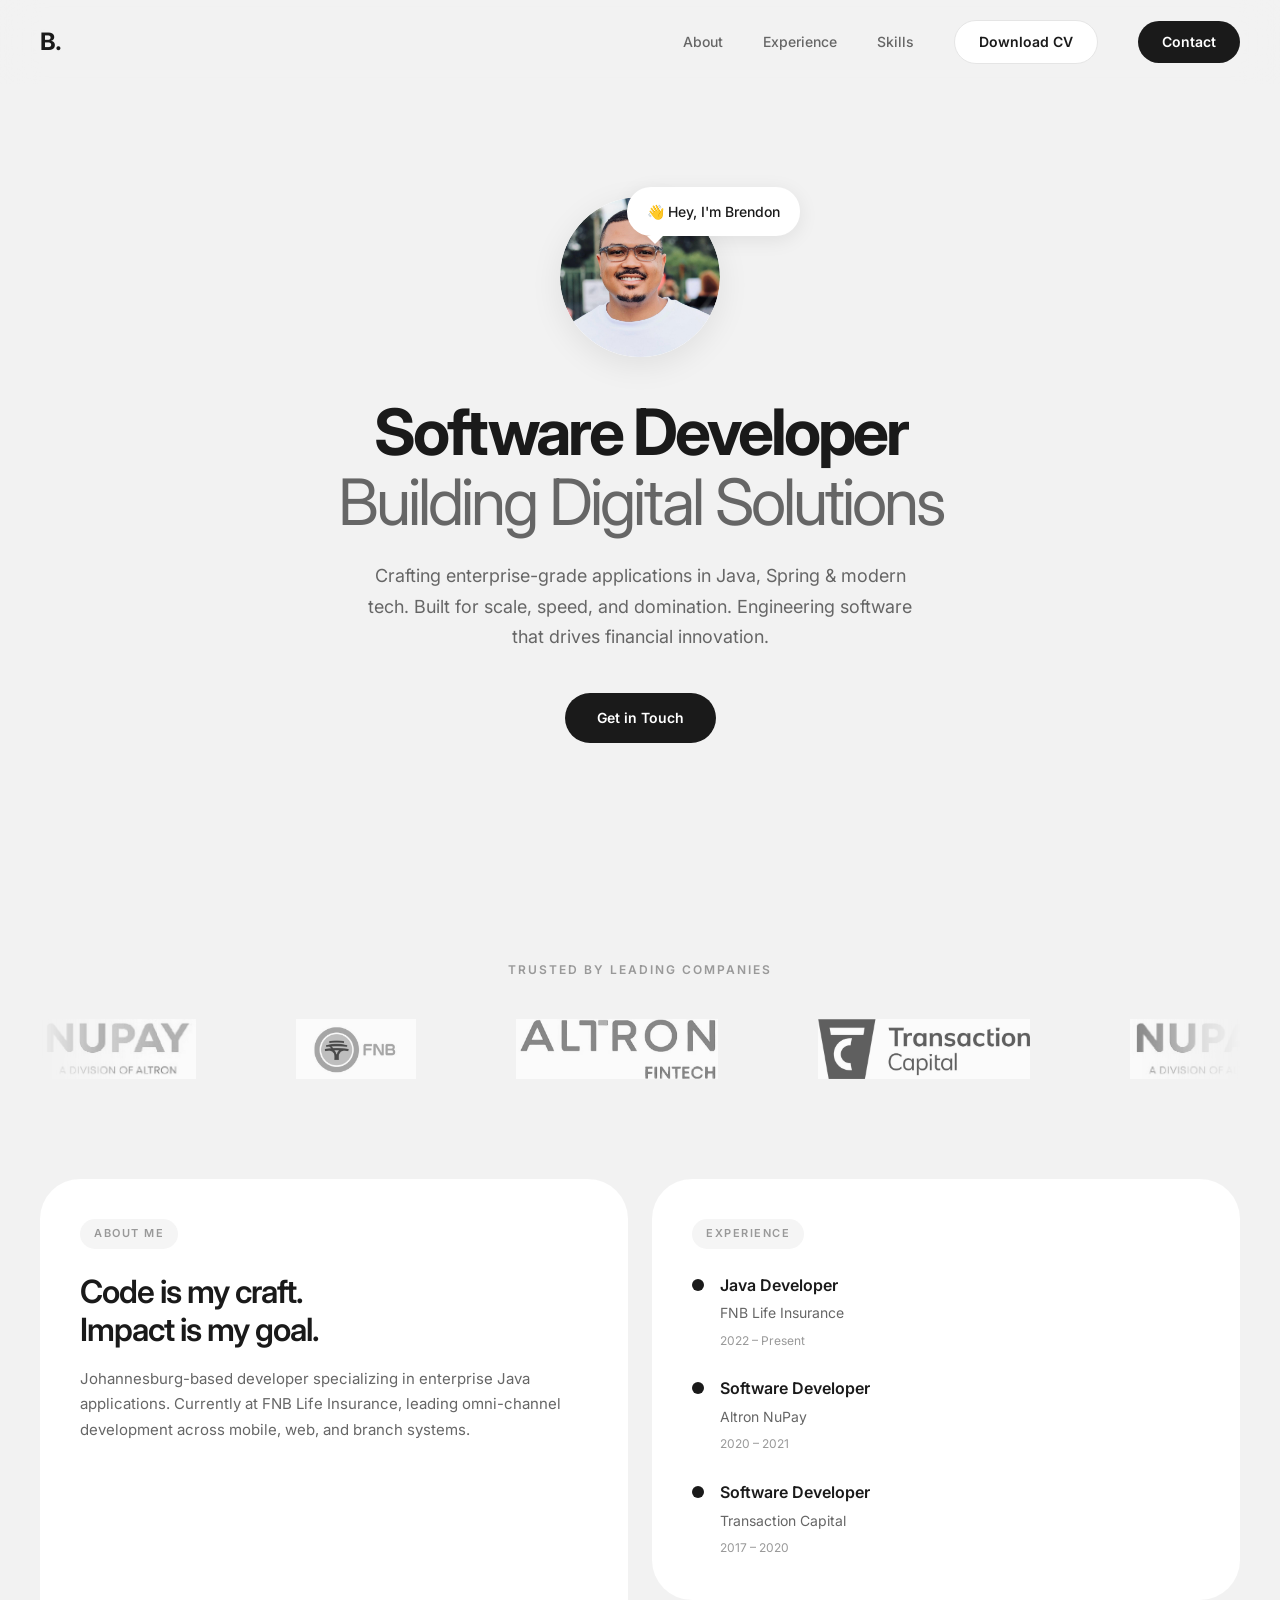
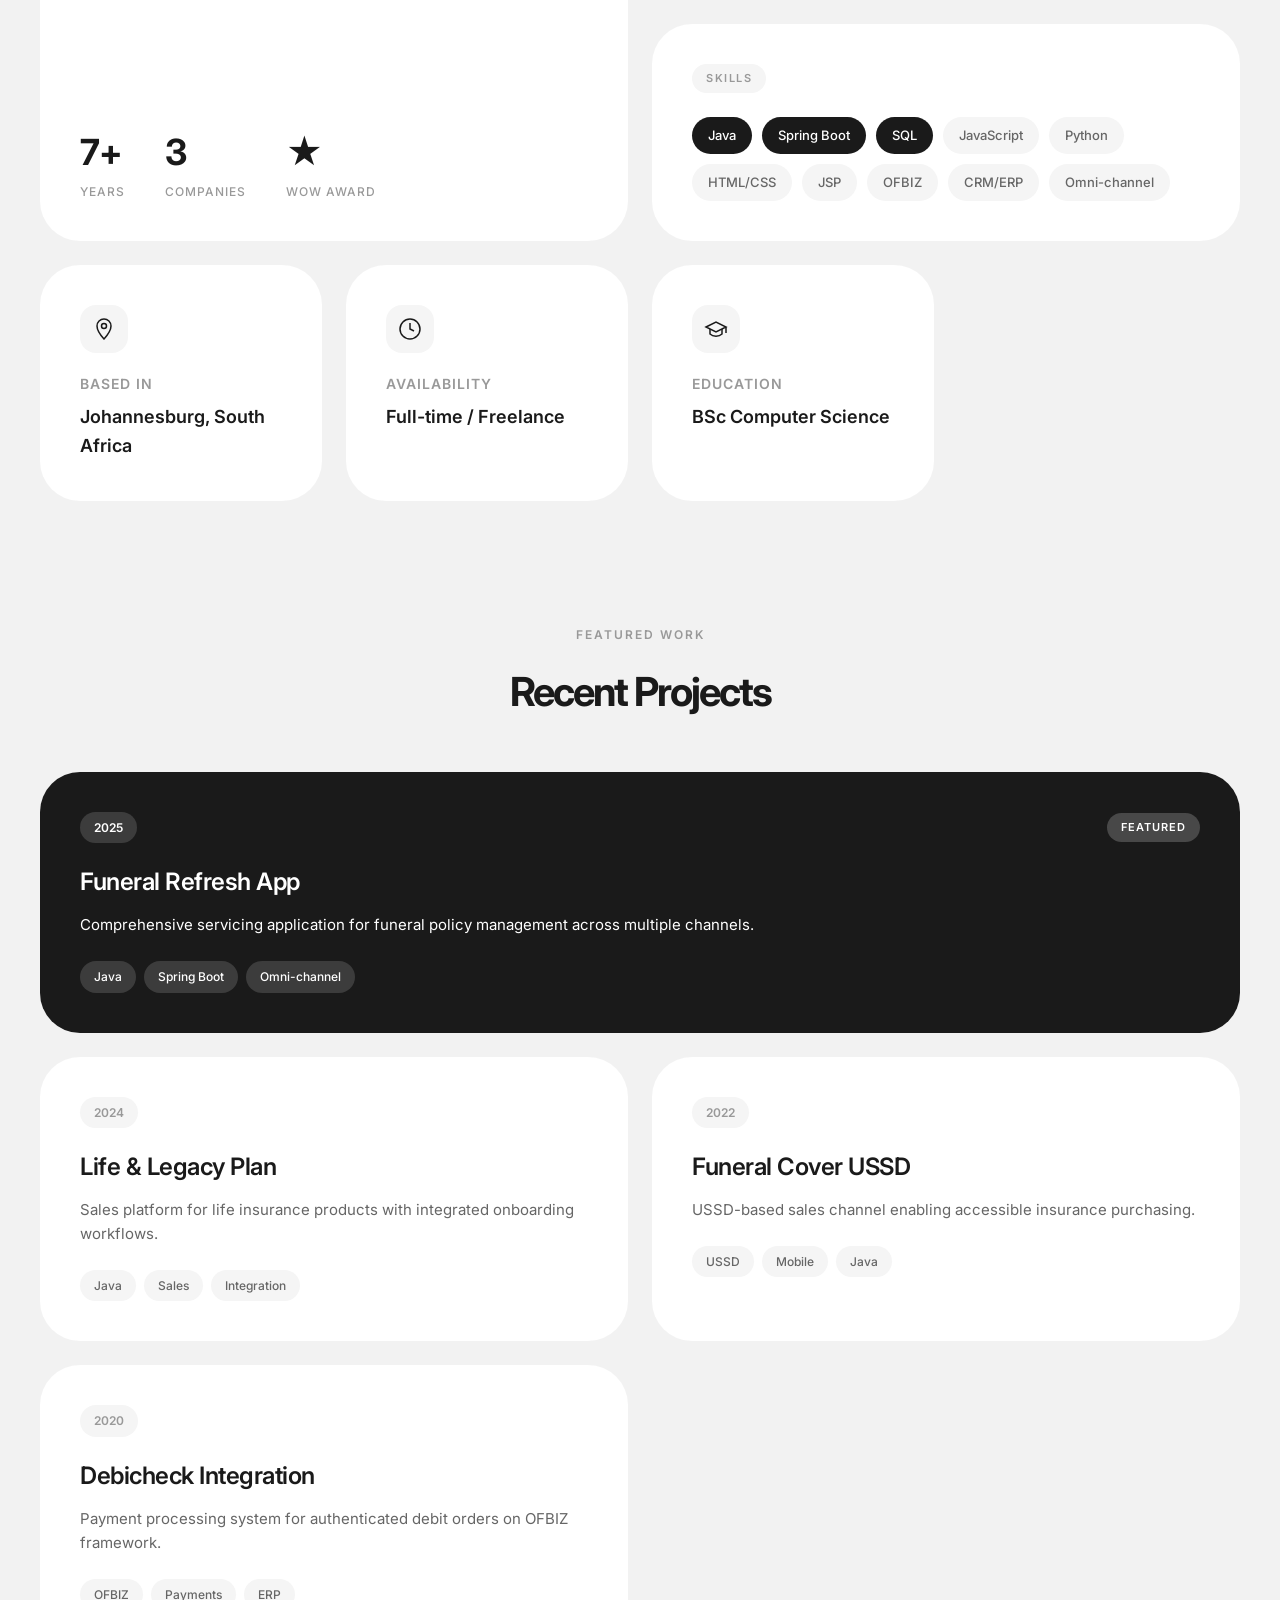
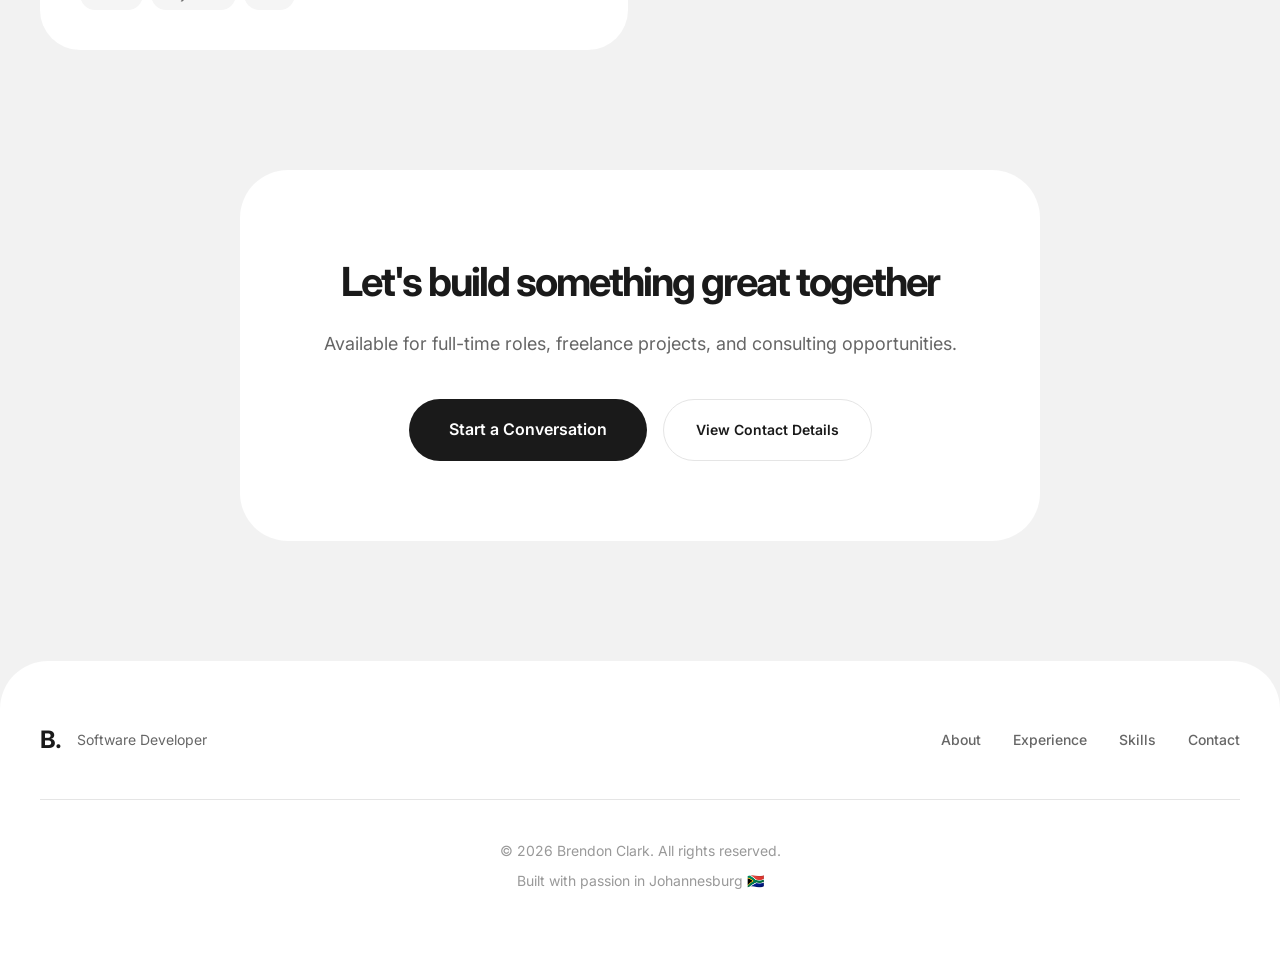
<file: index.html>
<!DOCTYPE html>
<html lang="en">
<head>
    <meta charset="UTF-8">
    <meta name="viewport" content="width=device-width, initial-scale=1.0">
    <title>Brendon Clark | Software Developer</title>
    <link rel="stylesheet" href="styles.css">
    <link rel="preconnect" href="https://fonts.googleapis.com">
    <link rel="preconnect" href="https://fonts.gstatic.com" crossorigin>
    <link href="https://fonts.googleapis.com/css2?family=Inter:wght@300;400;500;600;700&display=swap" rel="stylesheet">
</head>
<body>
    <!-- Navigation -->
    <nav class="nav">
        <div class="nav-container">
            <a href="index.html" class="logo">B.</a>
            <div class="nav-links">
                <a href="about.html">About</a>
                <a href="index.html#experience">Experience</a>
                <a href="index.html#skills">Skills</a>
                <a href="Brendon_Clark_CV.pdf" download class="nav-download">Download CV</a>
                <a href="contact.html" class="nav-cta">Contact</a>
            </div>
            <button class="mobile-menu-btn" onclick="toggleMobileMenu()" aria-label="Menu">
                <svg class="menu-icon" width="24" height="24" viewBox="0 0 24 24" fill="none" stroke="currentColor" stroke-width="1.5">
                    <line x1="4" y1="6" x2="20" y2="6"></line>
                    <line x1="4" y1="12" x2="20" y2="12"></line>
                    <line x1="4" y1="18" x2="20" y2="18"></line>
                </svg>
                <svg class="close-icon" width="24" height="24" viewBox="0 0 24 24" fill="none" stroke="currentColor" stroke-width="1.5">
                    <line x1="18" y1="6" x2="6" y2="18"></line>
                    <line x1="6" y1="6" x2="18" y2="18"></line>
                </svg>
            </button>
        </div>
        <!-- Mobile Menu -->
        <div class="mobile-menu" id="mobileMenu">
            <a href="about.html">About</a>
            <a href="index.html#experience">Experience</a>
            <a href="index.html#skills">Skills</a>
            <a href="Brendon_Clark_CV.pdf" download>Download CV</a>
            <a href="contact.html" class="mobile-cta">Contact</a>
        </div>
    </nav>

    <!-- Hero Section -->
    <section class="hero">
        <div class="hero-avatar-container">
            <div class="hero-avatar">
                <img src="profile.jpg" alt="Brendon Clark" class="avatar-image">
            </div>
            <div class="speech-bubble">
                <span class="bubble-text">👋 Hey, I'm Brendon</span>
            </div>
        </div>
        
        <h1 class="hero-title">
            Software Developer<br>
            <span class="hero-accent">Building Digital Solutions</span>
        </h1>
        
        <p class="hero-subtitle">
            Crafting enterprise-grade applications in Java, Spring & modern tech. Built for scale, speed, and domination. Engineering software that drives financial innovation.
        </p>
        
        <div class="hero-actions">
            <a href="contact.html" class="btn btn-primary">Get in Touch</a>
        </div>
    </section>

    <!-- Trusted By / Logo Marquee -->
    <section class="trusted-by">
        <div class="trusted-container">
            <span class="trusted-label">Trusted by leading companies</span>
            <div class="logo-marquee">
                <div class="logo-track">
                    <img src="logo-fnb.png" alt="FNB" class="marquee-logo">
                    <img src="logo-altron.png" alt="Altron" class="marquee-logo">
                    <img src="logo-tc.png" alt="Transaction Capital" class="marquee-logo">
                    <img src="logo-nupay.png" alt="NuPay" class="marquee-logo">
                    <!-- Duplicate for seamless loop -->
                    <img src="logo-fnb.png" alt="FNB" class="marquee-logo">
                    <img src="logo-altron.png" alt="Altron" class="marquee-logo">
                    <img src="logo-tc.png" alt="Transaction Capital" class="marquee-logo">
                    <img src="logo-nupay.png" alt="NuPay" class="marquee-logo">
                </div>
            </div>
        </div>
    </section>

    <!-- Bento Grid Section -->
    <section class="bento-section">
        <div class="bento-grid">
            
            <!-- About Card -->
            <div class="bento-card bento-large">
                <div class="card-header">
                    <span class="card-tag">About Me</span>
                </div>
                <h2 class="card-title">Code is my craft.<br>Impact is my goal.</h2>
                <p class="card-body">
                    Johannesburg-based developer specializing in enterprise Java applications. 
                    Currently at FNB Life Insurance, leading omni-channel development across 
                    mobile, web, and branch systems.
                </p>
                <div class="card-stats">
                    <div class="stat-item">
                        <span class="stat-value">7+</span>
                        <span class="stat-label">Years</span>
                    </div>
                    <div class="stat-item">
                        <span class="stat-value">3</span>
                        <span class="stat-label">Companies</span>
                    </div>
                    <div class="stat-item">
                        <span class="stat-value">★</span>
                        <span class="stat-label">WOW Award</span>
                    </div>
                </div>
            </div>

            <!-- Experience Card -->
            <div class="bento-card bento-medium" id="experience">
                <div class="card-header">
                    <span class="card-tag">Experience</span>
                </div>
                <div class="experience-list">
                    <div class="exp-item">
                        <div class="exp-marker"></div>
                        <div class="exp-content">
                            <h4 class="exp-title">Java Developer</h4>
                            <span class="exp-company">FNB Life Insurance</span>
                            <span class="exp-date">2022 – Present</span>
                        </div>
                    </div>
                    <div class="exp-item">
                        <div class="exp-marker"></div>
                        <div class="exp-content">
                            <h4 class="exp-title">Software Developer</h4>
                            <span class="exp-company">Altron NuPay</span>
                            <span class="exp-date">2020 – 2021</span>
                        </div>
                    </div>
                    <div class="exp-item">
                        <div class="exp-marker"></div>
                        <div class="exp-content">
                            <h4 class="exp-title">Software Developer</h4>
                            <span class="exp-company">Transaction Capital</span>
                            <span class="exp-date">2017 – 2020</span>
                        </div>
                    </div>
                </div>
            </div>

            <!-- Skills Card -->
            <div class="bento-card bento-medium" id="skills">
                <div class="card-header">
                    <span class="card-tag">Skills</span>
                </div>
                <div class="skills-cloud">
                    <span class="skill-pill skill-primary">Java</span>
                    <span class="skill-pill skill-primary">Spring Boot</span>
                    <span class="skill-pill skill-primary">SQL</span>
                    <span class="skill-pill">JavaScript</span>
                    <span class="skill-pill">Python</span>
                    <span class="skill-pill">HTML/CSS</span>
                    <span class="skill-pill">JSP</span>
                    <span class="skill-pill">OFBIZ</span>
                    <span class="skill-pill">CRM/ERP</span>
                    <span class="skill-pill">Omni-channel</span>
                </div>
            </div>

            <!-- Location Card -->
            <div class="bento-card bento-small">
                <div class="card-icon">
                    <svg width="24" height="24" viewBox="0 0 24 24" fill="none" stroke="currentColor" stroke-width="1.5">
                        <path d="M12 2C8.13 2 5 5.13 5 9c0 5.25 7 13 7 13s7-7.75 7-13c0-3.87-3.13-7-7-7z"></path>
                        <circle cx="12" cy="9" r="2.5"></circle>
                    </svg>
                </div>
                <h4 class="card-small-title">Based in</h4>
                <p class="card-small-text">Johannesburg, South Africa</p>
            </div>

            <!-- Availability Card -->
            <div class="bento-card bento-small">
                <div class="card-icon">
                    <svg width="24" height="24" viewBox="0 0 24 24" fill="none" stroke="currentColor" stroke-width="1.5">
                        <circle cx="12" cy="12" r="10"></circle>
                        <polyline points="12 6 12 12 16 14"></polyline>
                    </svg>
                </div>
                <h4 class="card-small-title">Availability</h4>
                <p class="card-small-text">Full-time / Freelance</p>
            </div>

            <!-- Education Card -->
            <div class="bento-card bento-small">
                <div class="card-icon">
                    <svg width="24" height="24" viewBox="0 0 24 24" fill="none" stroke="currentColor" stroke-width="1.5">
                        <path d="M22 10v6M2 10l10-5 10 5-10 5z"></path>
                        <path d="M6 12v5c3 3 9 3 12 0v-5"></path>
                    </svg>
                </div>
                <h4 class="card-small-title">Education</h4>
                <p class="card-small-text">BSc Computer Science</p>
            </div>

        </div>
    </section>

    <!-- Projects Section -->
    <section class="projects-section" id="projects">
        <div class="section-header">
            <span class="section-tag">Featured Work</span>
            <h2 class="section-title">Recent Projects</h2>
        </div>
        
        <div class="projects-grid">
            <div class="project-card featured">
                <div class="project-header">
                    <span class="project-year">2025</span>
                    <span class="project-tag">Featured</span>
                </div>
                <h3 class="project-title">Funeral Refresh App</h3>
                <p class="project-desc">
                    Comprehensive servicing application for funeral policy management across multiple channels.
                </p>
                <div class="project-tech">
                    <span class="tech-pill">Java</span>
                    <span class="tech-pill">Spring Boot</span>
                    <span class="tech-pill">Omni-channel</span>
                </div>
            </div>

            <div class="project-card">
                <div class="project-header">
                    <span class="project-year">2024</span>
                </div>
                <h3 class="project-title">Life & Legacy Plan</h3>
                <p class="project-desc">
                    Sales platform for life insurance products with integrated onboarding workflows.
                </p>
                <div class="project-tech">
                    <span class="tech-pill">Java</span>
                    <span class="tech-pill">Sales</span>
                    <span class="tech-pill">Integration</span>
                </div>
            </div>

            <div class="project-card">
                <div class="project-header">
                    <span class="project-year">2022</span>
                </div>
                <h3 class="project-title">Funeral Cover USSD</h3>
                <p class="project-desc">
                    USSD-based sales channel enabling accessible insurance purchasing.
                </p>
                <div class="project-tech">
                    <span class="tech-pill">USSD</span>
                    <span class="tech-pill">Mobile</span>
                    <span class="tech-pill">Java</span>
                </div>
            </div>

            <div class="project-card">
                <div class="project-header">
                    <span class="project-year">2020</span>
                </div>
                <h3 class="project-title">Debicheck Integration</h3>
                <p class="project-desc">
                    Payment processing system for authenticated debit orders on OFBIZ framework.
                </p>
                <div class="project-tech">
                    <span class="tech-pill">OFBIZ</span>
                    <span class="tech-pill">Payments</span>
                    <span class="tech-pill">ERP</span>
                </div>
            </div>
        </div>
    </section>

    <!-- CTA Section -->
    <section class="cta-section">
        <div class="cta-card">
            <h2 class="cta-title">Let's build something great together</h2>
            <p class="cta-text">
                Available for full-time roles, freelance projects, and consulting opportunities.
            </p>
            <div class="cta-actions">
                <a href="mailto:Brendonclark4@gmail.com" class="btn btn-primary btn-large">Start a Conversation</a>
                <a href="contact.html" class="btn btn-secondary">View Contact Details</a>
            </div>
        </div>
    </section>

    <!-- Footer -->
    <footer class="footer">
        <div class="footer-content">
            <div class="footer-brand">
                <span class="footer-logo">B.</span>
                <span class="footer-tagline">Software Developer</span>
            </div>
            <div class="footer-links">
                <a href="about.html">About</a>
                <a href="index.html#experience">Experience</a>
                <a href="index.html#skills">Skills</a>
                <a href="contact.html">Contact</a>
            </div>
        </div>
        <div class="footer-bottom">
            <p>&copy; 2026 Brendon Clark. All rights reserved.</p>
            <p>Built with passion in Johannesburg 🇿🇦</p>
        </div>
    </footer>

    <script>
        function toggleMobileMenu() {
            const mobileMenu = document.getElementById('mobileMenu');
            const menuBtn = document.querySelector('.mobile-menu-btn');
            mobileMenu.classList.toggle('active');
            menuBtn.classList.toggle('active');
        }
        
        // Close menu when clicking outside
        document.addEventListener('click', function(event) {
            const mobileMenu = document.getElementById('mobileMenu');
            const menuBtn = document.querySelector('.mobile-menu-btn');
            if (!mobileMenu.contains(event.target) && !menuBtn.contains(event.target)) {
                mobileMenu.classList.remove('active');
                menuBtn.classList.remove('active');
            }
        });
    </script>
</body>
</html>
</file>
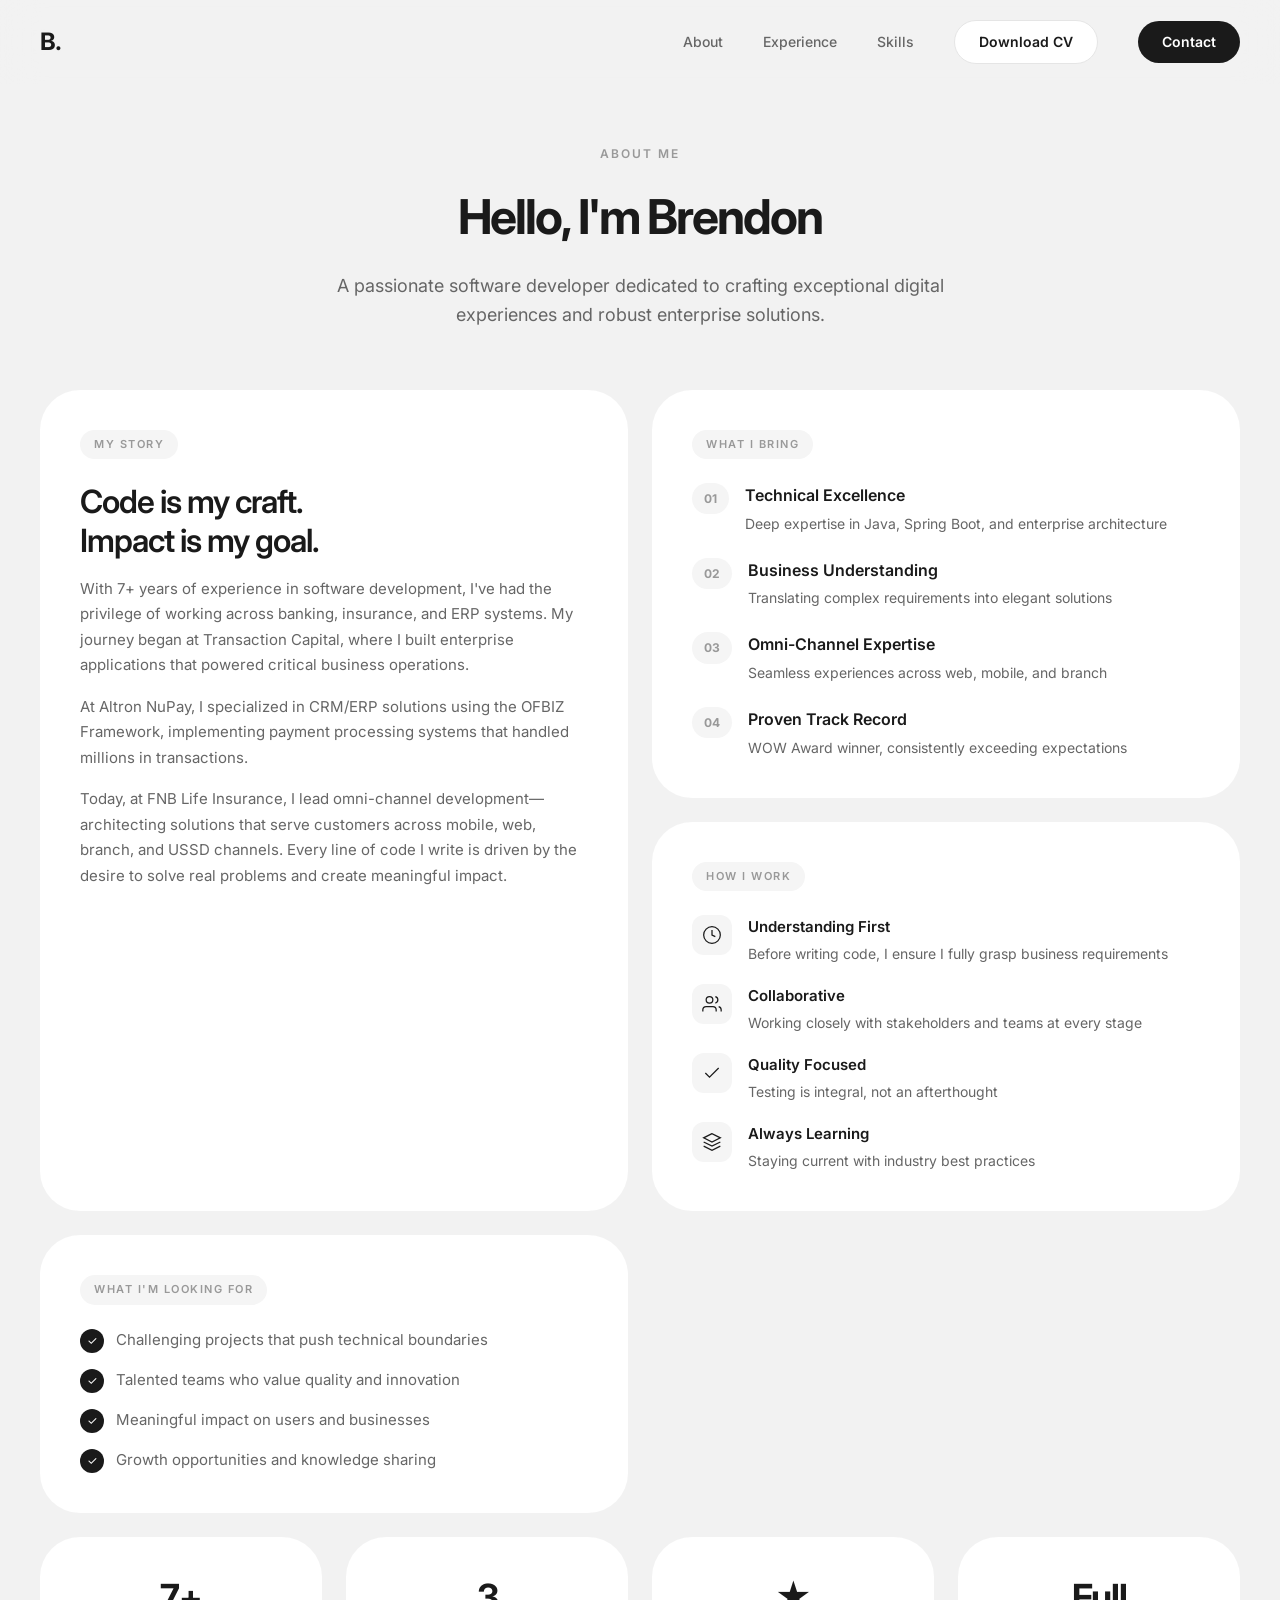
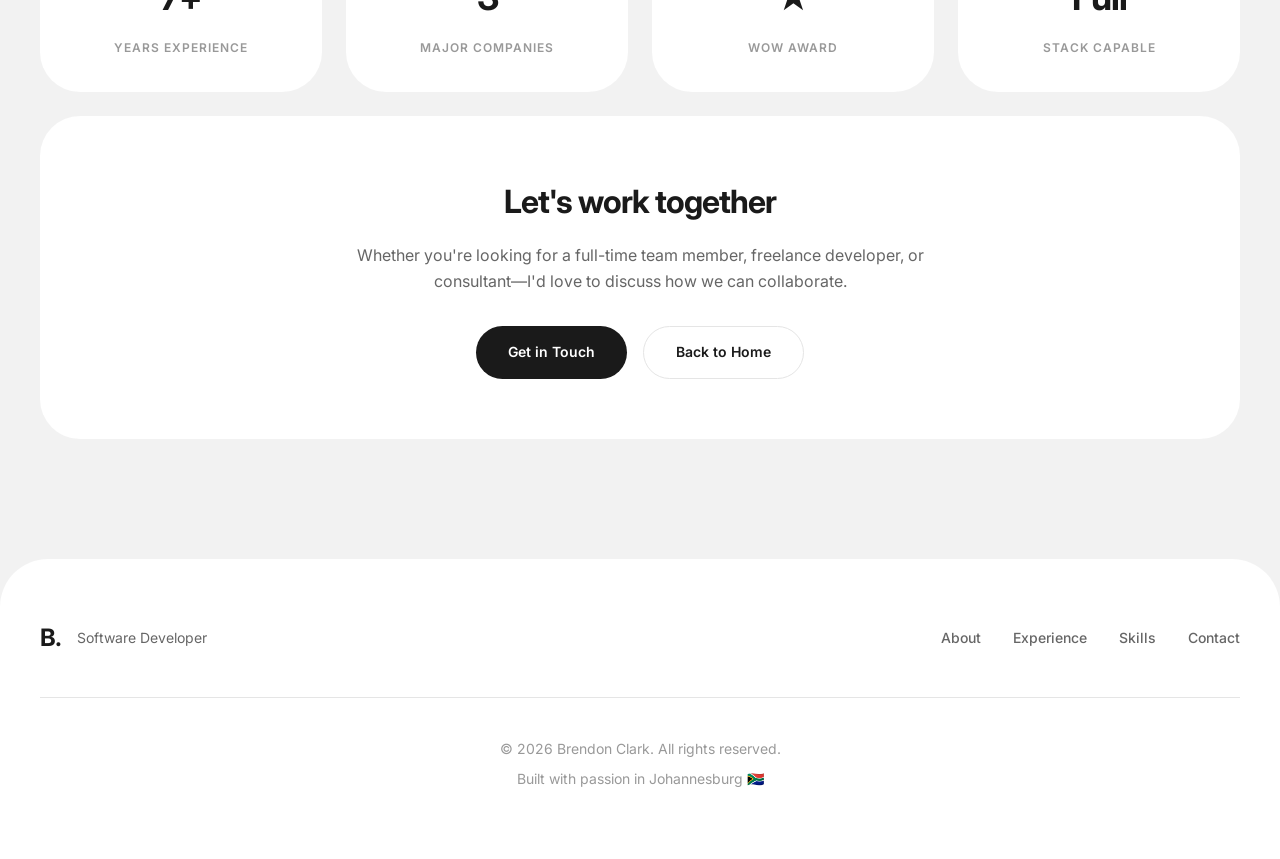
<file: about.html>
<!DOCTYPE html>
<html lang="en">
<head>
    <meta charset="UTF-8">
    <meta name="viewport" content="width=device-width, initial-scale=1.0">
    <title>About Me | Brendon Clark</title>
    <link rel="stylesheet" href="styles.css">
    <link rel="preconnect" href="https://fonts.googleapis.com">
    <link rel="preconnect" href="https://fonts.gstatic.com" crossorigin>
    <link href="https://fonts.googleapis.com/css2?family=Inter:wght@300;400;500;600;700&display=swap" rel="stylesheet">
</head>
<body>
    <!-- Navigation -->
    <nav class="nav">
        <div class="nav-container">
            <a href="index.html" class="logo">B.</a>
            <div class="nav-links">
                <a href="about.html">About</a>
                <a href="index.html#experience">Experience</a>
                <a href="index.html#skills">Skills</a>
                <a href="Brendon_Clark_CV.pdf" download class="nav-download">Download CV</a>
                <a href="contact.html" class="nav-cta">Contact</a>
            </div>
            <button class="mobile-menu-btn" onclick="toggleMobileMenu()" aria-label="Menu">
                <svg class="menu-icon" width="24" height="24" viewBox="0 0 24 24" fill="none" stroke="currentColor" stroke-width="1.5">
                    <line x1="4" y1="6" x2="20" y2="6"></line>
                    <line x1="4" y1="12" x2="20" y2="12"></line>
                    <line x1="4" y1="18" x2="20" y2="18"></line>
                </svg>
                <svg class="close-icon" width="24" height="24" viewBox="0 0 24 24" fill="none" stroke="currentColor" stroke-width="1.5">
                    <line x1="18" y1="6" x2="6" y2="18"></line>
                    <line x1="6" y1="6" x2="18" y2="18"></line>
                </svg>
            </button>
        </div>
        <!-- Mobile Menu -->
        <div class="mobile-menu" id="mobileMenu">
            <a href="about.html">About</a>
            <a href="index.html#experience">Experience</a>
            <a href="index.html#skills">Skills</a>
            <a href="Brendon_Clark_CV.pdf" download>Download CV</a>
            <a href="contact.html" class="mobile-cta">Contact</a>
        </div>
    </nav>

    <!-- About Header -->
    <section class="about-header-section">
        <div class="about-header-content">
            <span class="section-tag">About Me</span>
            <h1 class="about-main-title">Hello, I'm Brendon</h1>
            <p class="about-header-text">
                A passionate software developer dedicated to crafting exceptional digital experiences 
                and robust enterprise solutions.
            </p>
        </div>
    </section>

    <!-- About Bento Grid -->
    <section class="about-bento-section">
        <div class="about-bento-grid">
            
            <!-- Story Card -->
            <div class="about-bento-card story-card">
                <div class="card-header">
                    <span class="card-tag">My Story</span>
                </div>
                <h2 class="card-title">Code is my craft.<br>Impact is my goal.</h2>
                <div class="story-content">
                    <p class="story-text">
                        With 7+ years of experience in software development, I've had the privilege of working 
                        across banking, insurance, and ERP systems. My journey began at Transaction Capital, 
                        where I built enterprise applications that powered critical business operations.
                    </p>
                    <p class="story-text">
                        At Altron NuPay, I specialized in CRM/ERP solutions using the OFBIZ Framework, 
                        implementing payment processing systems that handled millions in transactions.
                    </p>
                    <p class="story-text">
                        Today, at FNB Life Insurance, I lead omni-channel development—architecting solutions 
                        that serve customers across mobile, web, branch, and USSD channels. Every line of code 
                        I write is driven by the desire to solve real problems and create meaningful impact.
                    </p>
                </div>
            </div>

            <!-- Values Card -->
            <div class="about-bento-card values-card">
                <div class="card-header">
                    <span class="card-tag">What I Bring</span>
                </div>
                <div class="values-list">
                    <div class="value-item">
                        <span class="value-num">01</span>
                        <div class="value-info">
                            <h4>Technical Excellence</h4>
                            <p>Deep expertise in Java, Spring Boot, and enterprise architecture</p>
                        </div>
                    </div>
                    <div class="value-item">
                        <span class="value-num">02</span>
                        <div class="value-info">
                            <h4>Business Understanding</h4>
                            <p>Translating complex requirements into elegant solutions</p>
                        </div>
                    </div>
                    <div class="value-item">
                        <span class="value-num">03</span>
                        <div class="value-info">
                            <h4>Omni-Channel Expertise</h4>
                            <p>Seamless experiences across web, mobile, and branch</p>
                        </div>
                    </div>
                    <div class="value-item">
                        <span class="value-num">04</span>
                        <div class="value-info">
                            <h4>Proven Track Record</h4>
                            <p>WOW Award winner, consistently exceeding expectations</p>
                        </div>
                    </div>
                </div>
            </div>

            <!-- How I Work Card -->
            <div class="about-bento-card work-style-card">
                <div class="card-header">
                    <span class="card-tag">How I Work</span>
                </div>
                <div class="work-principles">
                    <div class="principle">
                        <div class="principle-icon">
                            <svg width="20" height="20" viewBox="0 0 24 24" fill="none" stroke="currentColor" stroke-width="1.5">
                                <circle cx="12" cy="12" r="10"></circle>
                                <path d="M12 6v6l4 2"></path>
                            </svg>
                        </div>
                        <div class="principle-content">
                            <h4>Understanding First</h4>
                            <p>Before writing code, I ensure I fully grasp business requirements</p>
                        </div>
                    </div>
                    <div class="principle">
                        <div class="principle-icon">
                            <svg width="20" height="20" viewBox="0 0 24 24" fill="none" stroke="currentColor" stroke-width="1.5">
                                <path d="M17 21v-2a4 4 0 0 0-4-4H5a4 4 0 0 0-4 4v2"></path>
                                <circle cx="9" cy="7" r="4"></circle>
                                <path d="M23 21v-2a4 4 0 0 0-3-3.87"></path>
                                <path d="M16 3.13a4 4 0 0 1 0 7.75"></path>
                            </svg>
                        </div>
                        <div class="principle-content">
                            <h4>Collaborative</h4>
                            <p>Working closely with stakeholders and teams at every stage</p>
                        </div>
                    </div>
                    <div class="principle">
                        <div class="principle-icon">
                            <svg width="20" height="20" viewBox="0 0 24 24" fill="none" stroke="currentColor" stroke-width="1.5">
                                <polyline points="20 6 9 17 4 12"></polyline>
                            </svg>
                        </div>
                        <div class="principle-content">
                            <h4>Quality Focused</h4>
                            <p>Testing is integral, not an afterthought</p>
                        </div>
                    </div>
                    <div class="principle">
                        <div class="principle-icon">
                            <svg width="20" height="20" viewBox="0 0 24 24" fill="none" stroke="currentColor" stroke-width="1.5">
                                <path d="M12 2L2 7l10 5 10-5-10-5z"></path>
                                <path d="M2 17l10 5 10-5"></path>
                                <path d="M2 12l10 5 10-5"></path>
                            </svg>
                        </div>
                        <div class="principle-content">
                            <h4>Always Learning</h4>
                            <p>Staying current with industry best practices</p>
                        </div>
                    </div>
                </div>
            </div>

            <!-- Looking For Card -->
            <div class="about-bento-card looking-for-card">
                <div class="card-header">
                    <span class="card-tag">What I'm Looking For</span>
                </div>
                <ul class="looking-list">
                    <li>
                        <span class="check-icon">✓</span>
                        <span>Challenging projects that push technical boundaries</span>
                    </li>
                    <li>
                        <span class="check-icon">✓</span>
                        <span>Talented teams who value quality and innovation</span>
                    </li>
                    <li>
                        <span class="check-icon">✓</span>
                        <span>Meaningful impact on users and businesses</span>
                    </li>
                    <li>
                        <span class="check-icon">✓</span>
                        <span>Growth opportunities and knowledge sharing</span>
                    </li>
                </ul>
            </div>

            <!-- Stats Row -->
            <div class="about-stats-row">
                <div class="about-stat-card">
                    <span class="about-stat-value">7+</span>
                    <span class="about-stat-label">Years Experience</span>
                </div>
                <div class="about-stat-card">
                    <span class="about-stat-value">3</span>
                    <span class="about-stat-label">Major Companies</span>
                </div>
                <div class="about-stat-card">
                    <span class="about-stat-value">★</span>
                    <span class="about-stat-label">WOW Award</span>
                </div>
                <div class="about-stat-card">
                    <span class="about-stat-value">Full</span>
                    <span class="about-stat-label">Stack Capable</span>
                </div>
            </div>

            <!-- CTA Card -->
            <div class="about-bento-card cta-card-full">
                <div class="cta-card-content">
                    <h3>Let's work together</h3>
                    <p>Whether you're looking for a full-time team member, freelance developer, or consultant—I'd love to discuss how we can collaborate.</p>
                    <div class="cta-actions">
                        <a href="contact.html" class="btn btn-primary">Get in Touch</a>
                        <a href="index.html" class="btn btn-secondary">Back to Home</a>
                    </div>
                </div>
            </div>

        </div>
    </section>

    <!-- Footer -->
    <footer class="footer">
        <div class="footer-content">
            <div class="footer-brand">
                <span class="footer-logo">B.</span>
                <span class="footer-tagline">Software Developer</span>
            </div>
            <div class="footer-links">
                <a href="about.html">About</a>
                <a href="index.html#experience">Experience</a>
                <a href="index.html#skills">Skills</a>
                <a href="contact.html">Contact</a>
            </div>
        </div>
        <div class="footer-bottom">
            <p>&copy; 2026 Brendon Clark. All rights reserved.</p>
            <p>Built with passion in Johannesburg 🇿🇦</p>
        </div>
    </footer>

    <script>
        function toggleMobileMenu() {
            const mobileMenu = document.getElementById('mobileMenu');
            const menuBtn = document.querySelector('.mobile-menu-btn');
            mobileMenu.classList.toggle('active');
            menuBtn.classList.toggle('active');
        }
        
        // Close menu when clicking outside
        document.addEventListener('click', function(event) {
            const mobileMenu = document.getElementById('mobileMenu');
            const menuBtn = document.querySelector('.mobile-menu-btn');
            if (!mobileMenu.contains(event.target) && !menuBtn.contains(event.target)) {
                mobileMenu.classList.remove('active');
                menuBtn.classList.remove('active');
            }
        });
    </script>
</body>
</html>
</file>
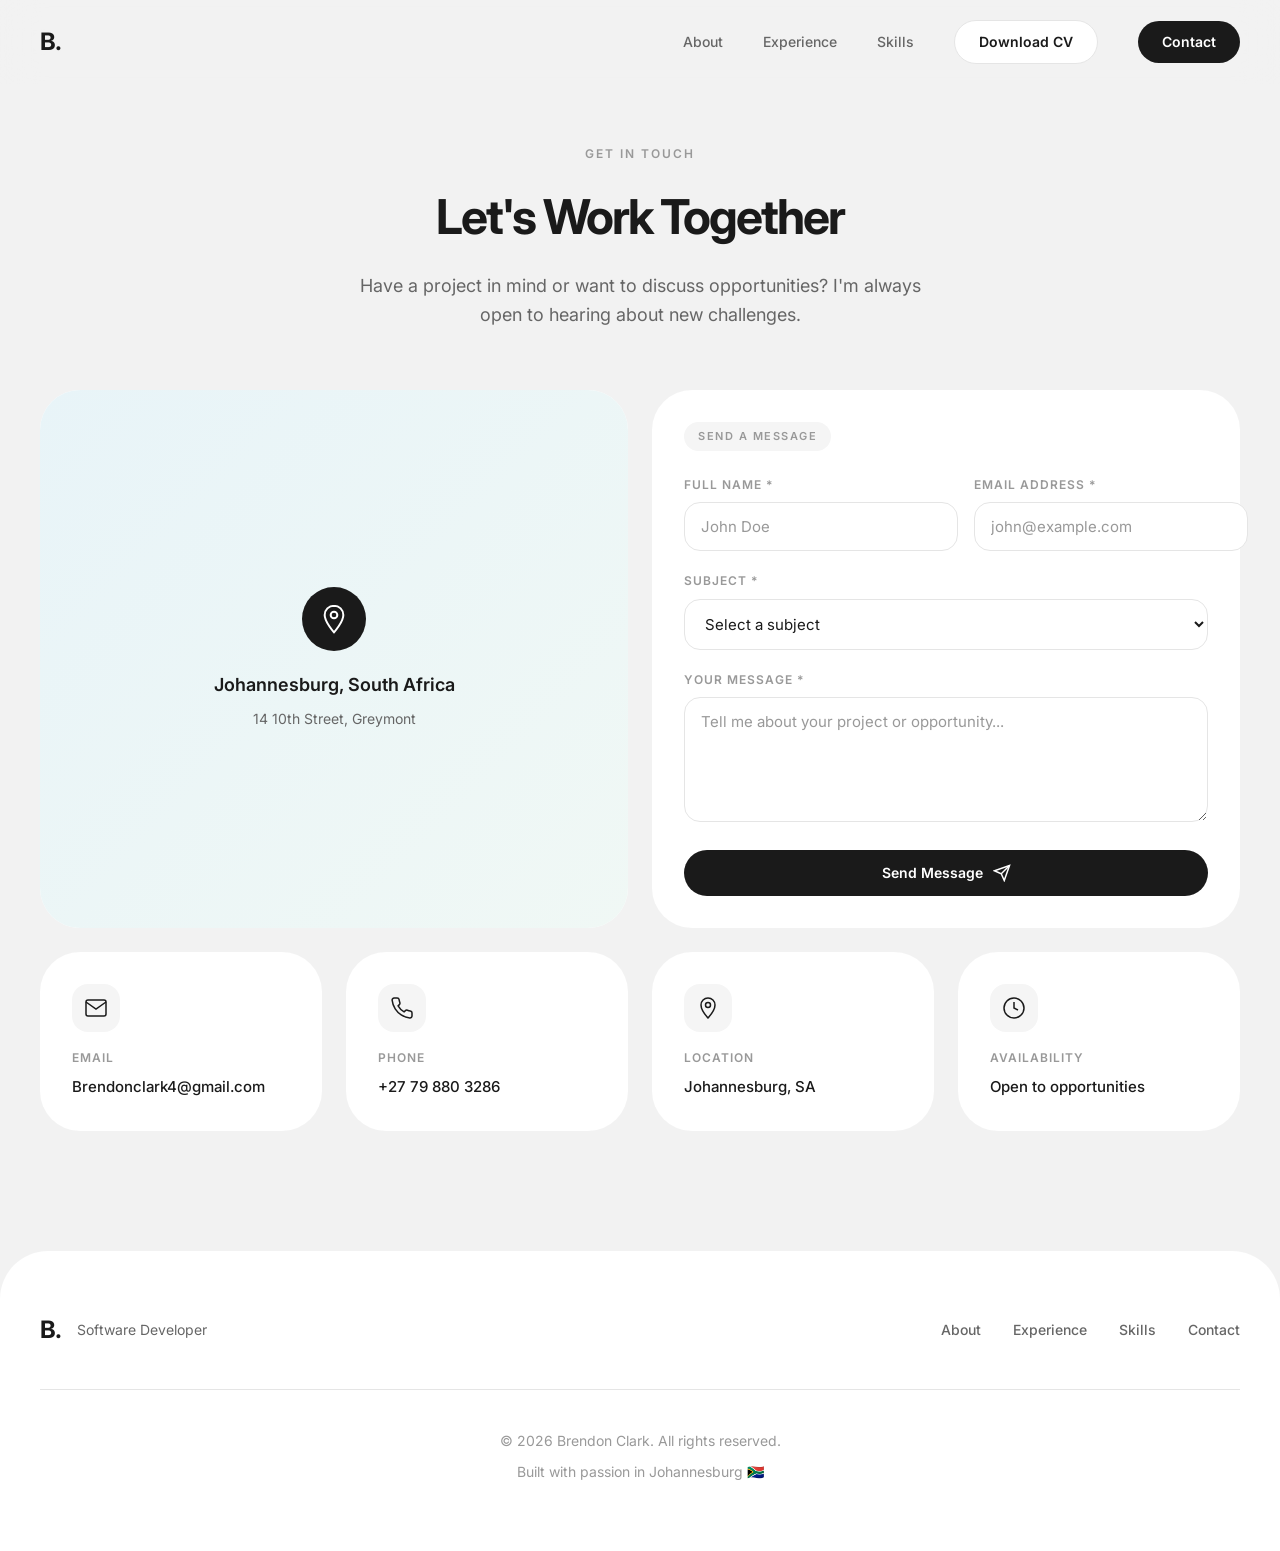
<file: contact.html>
<!DOCTYPE html>
<html lang="en">
<head>
    <meta charset="UTF-8">
    <meta name="viewport" content="width=device-width, initial-scale=1.0">
    <title>Contact | Brendon Clark</title>
    <link rel="stylesheet" href="styles.css">
    <link rel="preconnect" href="https://fonts.googleapis.com">
    <link rel="preconnect" href="https://fonts.gstatic.com" crossorigin>
    <link href="https://fonts.googleapis.com/css2?family=Inter:wght@300;400;500;600;700&display=swap" rel="stylesheet">
</head>
<body>
    <!-- Navigation -->
    <nav class="nav">
        <div class="nav-container">
            <a href="index.html" class="logo">B.</a>
            <div class="nav-links">
                <a href="about.html">About</a>
                <a href="index.html#experience">Experience</a>
                <a href="index.html#skills">Skills</a>
                <a href="Brendon_Clark_CV.pdf" download class="nav-download">Download CV</a>
                <a href="contact.html" class="nav-cta">Contact</a>
            </div>
            <button class="mobile-menu-btn" onclick="toggleMobileMenu()" aria-label="Menu">
                <svg class="menu-icon" width="24" height="24" viewBox="0 0 24 24" fill="none" stroke="currentColor" stroke-width="1.5">
                    <line x1="4" y1="6" x2="20" y2="6"></line>
                    <line x1="4" y1="12" x2="20" y2="12"></line>
                    <line x1="4" y1="18" x2="20" y2="18"></line>
                </svg>
                <svg class="close-icon" width="24" height="24" viewBox="0 0 24 24" fill="none" stroke="currentColor" stroke-width="1.5">
                    <line x1="18" y1="6" x2="6" y2="18"></line>
                    <line x1="6" y1="6" x2="18" y2="18"></line>
                </svg>
            </button>
        </div>
        <!-- Mobile Menu -->
        <div class="mobile-menu" id="mobileMenu">
            <a href="about.html">About</a>
            <a href="index.html#experience">Experience</a>
            <a href="index.html#skills">Skills</a>
            <a href="Brendon_Clark_CV.pdf" download>Download CV</a>
            <a href="contact.html" class="mobile-cta">Contact</a>
        </div>
    </nav>

    <!-- Contact Header -->
    <section class="contact-header-section">
        <div class="contact-header-content">
            <span class="section-tag">Get In Touch</span>
            <h1 class="contact-main-title">Let's Work Together</h1>
            <p class="contact-header-text">
                Have a project in mind or want to discuss opportunities? 
                I'm always open to hearing about new challenges.
            </p>
        </div>
    </section>

    <!-- Contact Bento Grid -->
    <section class="contact-bento-section">
        <div class="contact-bento-grid">
            
            <!-- Map Card -->
            <div class="contact-bento-card map-card">
                <div class="map-container">
                    <div class="map-placeholder">
                        <div class="map-pin">
                            <svg width="32" height="32" viewBox="0 0 24 24" fill="none" stroke="currentColor" stroke-width="1.5">
                                <path d="M12 2C8.13 2 5 5.13 5 9c0 5.25 7 13 7 13s7-7.75 7-13c0-3.87-3.13-7-7-7z"></path>
                                <circle cx="12" cy="9" r="2.5"></circle>
                            </svg>
                        </div>
                        <p class="map-label">Johannesburg, South Africa</p>
                        <p class="map-address">14 10th Street, Greymont</p>
                    </div>
                </div>
            </div>

            <!-- Contact Form Card -->
            <div class="contact-bento-card form-card">
                <div class="card-header">
                    <span class="card-tag">Send a Message</span>
                </div>
                <form id="contactForm" class="contact-bento-form" action="https://formsubmit.co/Brendonclark4@gmail.com" method="POST">
                    <input type="hidden" name="_subject" value="New Contact Form Submission - Portfolio">
                    <input type="hidden" name="_next" value="https://brendon-portfolio-lime.vercel.app/contact.html?submitted=true">
                    
                    <div class="form-row">
                        <div class="form-group">
                            <label for="name">Full Name *</label>
                            <input type="text" id="name" name="name" required placeholder="John Doe">
                        </div>
                        <div class="form-group">
                            <label for="email">Email Address *</label>
                            <input type="email" id="email" name="email" required placeholder="john@example.com">
                        </div>
                    </div>

                    <div class="form-group">
                        <label for="subject">Subject *</label>
                        <select id="subject" name="subject" required>
                            <option value="">Select a subject</option>
                            <option value="job-opportunity">Job Opportunity</option>
                            <option value="freelance-project">Freelance Project</option>
                            <option value="consulting">Consulting</option>
                            <option value="collaboration">Collaboration</option>
                            <option value="other">Other</option>
                        </select>
                    </div>

                    <div class="form-group">
                        <label for="message">Your Message *</label>
                        <textarea id="message" name="message" rows="5" required placeholder="Tell me about your project or opportunity..."></textarea>
                    </div>

                    <button type="submit" class="btn btn-primary btn-full">
                        Send Message
                        <svg width="18" height="18" viewBox="0 0 24 24" fill="none" stroke="currentColor" stroke-width="2">
                            <line x1="22" y1="2" x2="11" y2="13"></line>
                            <polygon points="22 2 15 22 11 13 2 9 22 2"></polygon>
                        </svg>
                    </button>
                </form>

                <div id="formSuccess" class="form-success-message" style="display: none;">
                    <div class="success-icon-large">✓</div>
                    <h3>Message Sent!</h3>
                    <p>Thank you for reaching out. I'll get back to you within 24 hours.</p>
                    <a href="index.html" class="btn btn-secondary">Back to Home</a>
                </div>
            </div>

            <!-- Email Card -->
            <div class="contact-bento-card info-card-small">
                <div class="contact-info-icon">
                    <svg width="24" height="24" viewBox="0 0 24 24" fill="none" stroke="currentColor" stroke-width="1.5">
                        <path d="M4 4h16c1.1 0 2 .9 2 2v12c0 1.1-.9 2-2 2H4c-1.1 0-2-.9-2-2V6c0-1.1.9-2 2-2z"></path>
                        <polyline points="22,6 12,13 2,6"></polyline>
                    </svg>
                </div>
                <h4 class="contact-info-title">Email</h4>
                <a href="mailto:Brendonclark4@gmail.com" class="contact-info-link">Brendonclark4@gmail.com</a>
            </div>

            <!-- Phone Card -->
            <div class="contact-bento-card info-card-small">
                <div class="contact-info-icon">
                    <svg width="24" height="24" viewBox="0 0 24 24" fill="none" stroke="currentColor" stroke-width="1.5">
                        <path d="M22 16.92v3a2 2 0 0 1-2.18 2 19.79 19.79 0 0 1-8.63-3.07 19.5 19.5 0 0 1-6-6 19.79 19.79 0 0 1-3.07-8.67A2 2 0 0 1 4.11 2h3a2 2 0 0 1 2 1.72 12.84 12.84 0 0 0 .7 2.81 2 2 0 0 1-.45 2.11L8.09 9.91a16 16 0 0 0 6 6l1.27-1.27a2 2 0 0 1 2.11-.45 12.84 12.84 0 0 0 2.81.7A2 2 0 0 1 22 16.92z"></path>
                    </svg>
                </div>
                <h4 class="contact-info-title">Phone</h4>
                <a href="tel:+27798803286" class="contact-info-link">+27 79 880 3286</a>
            </div>

            <!-- Location Card -->
            <div class="contact-bento-card info-card-small">
                <div class="contact-info-icon">
                    <svg width="24" height="24" viewBox="0 0 24 24" fill="none" stroke="currentColor" stroke-width="1.5">
                        <path d="M12 2C8.13 2 5 5.13 5 9c0 5.25 7 13 7 13s7-7.75 7-13c0-3.87-3.13-7-7-7z"></path>
                        <circle cx="12" cy="9" r="2.5"></circle>
                    </svg>
                </div>
                <h4 class="contact-info-title">Location</h4>
                <p class="contact-info-text">Johannesburg, SA</p>
            </div>

            <!-- Availability Card -->
            <div class="contact-bento-card info-card-small">
                <div class="contact-info-icon">
                    <svg width="24" height="24" viewBox="0 0 24 24" fill="none" stroke="currentColor" stroke-width="1.5">
                        <circle cx="12" cy="12" r="10"></circle>
                        <polyline points="12 6 12 12 16 14"></polyline>
                    </svg>
                </div>
                <h4 class="contact-info-title">Availability</h4>
                <p class="contact-info-text">Open to opportunities</p>
            </div>

        </div>
    </section>

    <!-- Footer -->
    <footer class="footer">
        <div class="footer-content">
            <div class="footer-brand">
                <span class="footer-logo">B.</span>
                <span class="footer-tagline">Software Developer</span>
            </div>
            <div class="footer-links">
                <a href="about.html">About</a>
                <a href="index.html#experience">Experience</a>
                <a href="index.html#skills">Skills</a>
                <a href="contact.html">Contact</a>
            </div>
        </div>
        <div class="footer-bottom">
            <p>&copy; 2026 Brendon Clark. All rights reserved.</p>
            <p>Built with passion in Johannesburg 🇿🇦</p>
        </div>
    </footer>

    <script>
        function toggleMobileMenu() {
            const mobileMenu = document.getElementById('mobileMenu');
            const menuBtn = document.querySelector('.mobile-menu-btn');
            mobileMenu.classList.toggle('active');
            menuBtn.classList.toggle('active');
        }
        
        // Close menu when clicking outside
        document.addEventListener('click', function(event) {
            const mobileMenu = document.getElementById('mobileMenu');
            const menuBtn = document.querySelector('.mobile-menu-btn');
            if (!mobileMenu.contains(event.target) && !menuBtn.contains(event.target)) {
                mobileMenu.classList.remove('active');
                menuBtn.classList.remove('active');
            }
        });

        // Check if form was submitted
        if (window.location.search.includes('submitted=true')) {
            document.getElementById('contactForm').style.display = 'none';
            document.getElementById('formSuccess').style.display = 'flex';
        }
    </script>
</body>
</html>
</file>
<file: styles.css>
/* ========================================
   BENTO BOX PORTFOLIO - MINIMALIST DESIGN
   ======================================== */

/* CSS Variables */
:root {
    --bg-primary: #F2F2F2;
    --bg-white: #FFFFFF;
    --text-primary: #1A1A1A;
    --text-secondary: #666666;
    --text-muted: #999999;
    --accent-primary: #1A1A1A;
    --accent-light: #F5F5F5;
    --border-light: #E5E5E5;
    --radius-sm: 16px;
    --radius-md: 24px;
    --radius-lg: 40px;
    --radius-xl: 48px;
    --font-family: 'Inter', -apple-system, BlinkMacSystemFont, 'Segoe UI', sans-serif;
}

/* Reset & Base */
* {
    margin: 0;
    padding: 0;
    box-sizing: border-box;
}

html {
    scroll-behavior: smooth;
}

body {
    font-family: var(--font-family);
    background-color: var(--bg-primary);
    color: var(--text-primary);
    line-height: 1.6;
    -webkit-font-smoothing: antialiased;
    -moz-osx-font-smoothing: grayscale;
}

a {
    text-decoration: none;
    color: inherit;
}

/* ========================================
   NAVIGATION
   ======================================== */
.nav {
    position: fixed;
    top: 0;
    left: 0;
    right: 0;
    z-index: 1000;
    padding: 20px 40px;
    background: rgba(242, 242, 242, 0.8);
    backdrop-filter: blur(20px);
    -webkit-backdrop-filter: blur(20px);
}

.nav-container {
    max-width: 1200px;
    margin: 0 auto;
    display: flex;
    align-items: center;
    justify-content: space-between;
}

.logo {
    font-size: 24px;
    font-weight: 700;
    letter-spacing: -1px;
    color: var(--text-primary);
}

.nav-links {
    display: flex;
    align-items: center;
    gap: 40px;
}

.nav-links a {
    font-size: 14px;
    font-weight: 500;
    color: var(--text-secondary);
    transition: color 0.2s ease;
}

.nav-links a:hover {
    color: var(--text-primary);
}

.nav-cta {
    background: var(--accent-primary);
    color: var(--bg-white) !important;
    padding: 10px 24px;
    border-radius: 50px;
    font-weight: 600 !important;
}

.nav-download {
    background: var(--bg-white);
    color: var(--text-primary) !important;
    padding: 10px 24px;
    border-radius: 50px;
    font-weight: 600 !important;
    border: 1px solid var(--border-light);
    transition: all 0.2s ease;
}

.nav-download:hover {
    border-color: var(--text-primary);
    transform: translateY(-1px);
}

/* Mobile Menu */
.mobile-menu-btn {
    display: none;
    background: none;
    border: none;
    cursor: pointer;
    padding: 8px;
    color: var(--text-primary);
    position: relative;
}

.mobile-menu-btn .close-icon {
    display: none;
}

.mobile-menu-btn.active .menu-icon {
    display: none;
}

.mobile-menu-btn.active .close-icon {
    display: block;
}

.mobile-menu {
    display: none;
    position: absolute;
    top: 100%;
    left: 20px;
    right: 20px;
    background: var(--bg-white);
    border-radius: var(--radius-md);
    padding: 20px;
    box-shadow: 0 20px 60px rgba(0, 0, 0, 0.15);
    z-index: 1000;
    flex-direction: column;
    gap: 4px;
}

.mobile-menu.active {
    display: flex;
}

.mobile-menu a {
    padding: 16px 20px;
    font-size: 16px;
    font-weight: 500;
    color: var(--text-primary);
    border-radius: var(--radius-sm);
    transition: background 0.2s ease;
}

.mobile-menu a:hover {
    background: var(--accent-light);
}

.mobile-menu .mobile-cta {
    background: var(--accent-primary);
    color: var(--bg-white) !important;
    text-align: center;
    margin-top: 8px;
}

/* Mobile Responsive */
@media (max-width: 900px) {
    .nav-links {
        display: none;
    }
    
    .mobile-menu-btn {
        display: flex;
        align-items: center;
        justify-content: center;
    }
}

.mobile-menu-btn {
    display: none;
    background: none;
    border: none;
    cursor: pointer;
    padding: 8px;
    color: var(--text-primary);
}

/* ========================================
   HERO SECTION
   ======================================== */
.hero {
    min-height: 100vh;
    display: flex;
    flex-direction: column;
    align-items: center;
    justify-content: center;
    text-align: center;
    padding: 120px 40px 80px;
    background: var(--bg-primary);
}

.hero-avatar-container {
    position: relative;
    margin-bottom: 40px;
}

.hero-avatar {
    width: 160px;
    height: 160px;
    border-radius: 50%;
    background: var(--bg-white);
    display: flex;
    align-items: center;
    justify-content: center;
    box-shadow: 0 8px 32px rgba(0, 0, 0, 0.08);
    overflow: hidden;
}

.avatar-image {
    width: 100%;
    height: 100%;
    object-fit: cover;
    border-radius: 50%;
}

.speech-bubble {
    position: absolute;
    top: -10px;
    right: -80px;
    background: var(--bg-white);
    padding: 12px 20px;
    border-radius: 24px;
    box-shadow: 0 4px 20px rgba(0, 0, 0, 0.08);
    animation: float 3s ease-in-out infinite;
}

.speech-bubble::before {
    content: '';
    position: absolute;
    bottom: -8px;
    left: 20px;
    width: 0;
    height: 0;
    border-left: 8px solid transparent;
    border-right: 8px solid transparent;
    border-top: 8px solid var(--bg-white);
}

@keyframes float {
    0%, 100% { transform: translateY(0); }
    50% { transform: translateY(-8px); }
}

.bubble-text {
    font-size: 14px;
    font-weight: 500;
    color: var(--text-primary);
    white-space: nowrap;
}

.hero-title {
    font-size: 64px;
    font-weight: 700;
    letter-spacing: -3px;
    line-height: 1.1;
    margin-bottom: 24px;
    color: var(--text-primary);
}

.hero-accent {
    color: var(--text-secondary);
    font-weight: 400;
}

.hero-subtitle {
    font-size: 18px;
    font-weight: 400;
    color: var(--text-secondary);
    max-width: 560px;
    margin-bottom: 40px;
    line-height: 1.7;
}

.hero-actions {
    display: flex;
    gap: 16px;
    flex-wrap: wrap;
    justify-content: center;
}

/* ========================================
   BUTTONS
   ======================================== */
.btn {
    display: inline-flex;
    align-items: center;
    justify-content: center;
    padding: 14px 32px;
    border-radius: 50px;
    font-size: 14px;
    font-weight: 600;
    cursor: pointer;
    transition: all 0.2s ease;
    border: none;
    font-family: inherit;
}

.btn-primary {
    background: var(--accent-primary);
    color: var(--bg-white);
}

.btn-primary:hover {
    transform: translateY(-2px);
    box-shadow: 0 8px 24px rgba(0, 0, 0, 0.15);
}

.btn-secondary {
    background: var(--bg-white);
    color: var(--text-primary);
    border: 1px solid var(--border-light);
}

.btn-secondary:hover {
    border-color: var(--text-primary);
    transform: translateY(-2px);
}

.btn-large {
    padding: 18px 40px;
    font-size: 16px;
}

/* ========================================
   TRUSTED BY / LOGO MARQUEE
   ======================================== */
.trusted-by {
    padding: 60px 40px;
    background: var(--bg-primary);
}

.trusted-container {
    max-width: 1200px;
    margin: 0 auto;
    text-align: center;
}

.trusted-label {
    display: block;
    font-size: 12px;
    font-weight: 600;
    text-transform: uppercase;
    letter-spacing: 2px;
    color: var(--text-muted);
    margin-bottom: 40px;
}

.logo-marquee {
    overflow: hidden;
    mask-image: linear-gradient(to right, transparent, black 10%, black 90%, transparent);
    -webkit-mask-image: linear-gradient(to right, transparent, black 10%, black 90%, transparent);
}

.logo-track {
    display: flex;
    gap: 100px;
    animation: marquee 25s linear infinite;
    align-items: center;
}

@keyframes marquee {
    0% { transform: translateX(0); }
    100% { transform: translateX(-50%); }
}

.marquee-logo {
    height: 60px;
    width: auto;
    object-fit: contain;
    opacity: 0.7;
    filter: grayscale(100%);
    flex-shrink: 0;
}

/* ========================================
   BENTO GRID SECTION
   ======================================== */
.bento-section {
    padding: 40px;
    background: var(--bg-primary);
}

.bento-grid {
    max-width: 1200px;
    margin: 0 auto;
    display: grid;
    grid-template-columns: repeat(4, 1fr);
    grid-auto-rows: minmax(200px, auto);
    gap: 24px;
}

/* Bento Card Base */
.bento-card {
    background: var(--bg-white);
    border-radius: var(--radius-lg);
    padding: 40px;
    display: flex;
    flex-direction: column;
    transition: transform 0.3s ease, box-shadow 0.3s ease;
}

.bento-card:hover {
    transform: translateY(-4px);
    box-shadow: 0 20px 60px rgba(0, 0, 0, 0.08);
}

.bento-large {
    grid-column: span 2;
    grid-row: span 2;
}

.bento-medium {
    grid-column: span 2;
}

.bento-small {
    grid-column: span 1;
}

/* Card Elements */
.card-header {
    margin-bottom: 24px;
}

.card-tag {
    display: inline-block;
    font-size: 11px;
    font-weight: 600;
    text-transform: uppercase;
    letter-spacing: 1.5px;
    color: var(--text-muted);
    padding: 6px 14px;
    background: var(--accent-light);
    border-radius: 20px;
}

.card-title {
    font-size: 32px;
    font-weight: 600;
    letter-spacing: -1px;
    line-height: 1.2;
    margin-bottom: 16px;
    color: var(--text-primary);
}

.card-body {
    font-size: 15px;
    color: var(--text-secondary);
    line-height: 1.7;
    margin-bottom: 32px;
}

.card-stats {
    display: flex;
    gap: 40px;
    margin-top: auto;
}

.stat-item {
    display: flex;
    flex-direction: column;
}

.stat-value {
    font-size: 36px;
    font-weight: 700;
    letter-spacing: -1px;
    color: var(--text-primary);
}

.stat-label {
    font-size: 12px;
    font-weight: 500;
    color: var(--text-muted);
    text-transform: uppercase;
    letter-spacing: 1px;
}

/* Small Card Styles */
.card-icon {
    width: 48px;
    height: 48px;
    display: flex;
    align-items: center;
    justify-content: center;
    background: var(--accent-light);
    border-radius: 16px;
    margin-bottom: 20px;
    color: var(--text-primary);
}

.card-small-title {
    font-size: 14px;
    font-weight: 600;
    color: var(--text-muted);
    text-transform: uppercase;
    letter-spacing: 1px;
    margin-bottom: 8px;
}

.card-small-text {
    font-size: 18px;
    font-weight: 600;
    color: var(--text-primary);
}

/* Experience List */
.experience-list {
    display: flex;
    flex-direction: column;
    gap: 24px;
}

.exp-item {
    display: flex;
    gap: 16px;
}

.exp-marker {
    width: 12px;
    height: 12px;
    border-radius: 50%;
    background: var(--accent-primary);
    margin-top: 6px;
    flex-shrink: 0;
}

.exp-content {
    flex: 1;
}

.exp-title {
    font-size: 16px;
    font-weight: 600;
    color: var(--text-primary);
    margin-bottom: 4px;
}

.exp-company {
    display: block;
    font-size: 14px;
    color: var(--text-secondary);
    margin-bottom: 2px;
}

.exp-date {
    font-size: 12px;
    color: var(--text-muted);
}

/* Skills Cloud */
.skills-cloud {
    display: flex;
    flex-wrap: wrap;
    gap: 10px;
}

.skill-pill {
    display: inline-block;
    padding: 8px 16px;
    background: var(--accent-light);
    border-radius: 20px;
    font-size: 13px;
    font-weight: 500;
    color: var(--text-secondary);
}

.skill-primary {
    background: var(--accent-primary);
    color: var(--bg-white);
}

/* ========================================
   PROJECTS SECTION
   ======================================== */
.projects-section {
    padding: 80px 40px;
    background: var(--bg-primary);
}

.section-header {
    max-width: 1200px;
    margin: 0 auto 48px;
    text-align: center;
}

.section-tag {
    display: inline-block;
    font-size: 12px;
    font-weight: 600;
    text-transform: uppercase;
    letter-spacing: 2px;
    color: var(--text-muted);
    margin-bottom: 16px;
}

.section-title {
    font-size: 40px;
    font-weight: 700;
    letter-spacing: -2px;
    color: var(--text-primary);
}

.projects-grid {
    max-width: 1200px;
    margin: 0 auto;
    display: grid;
    grid-template-columns: repeat(2, 1fr);
    gap: 24px;
}

.project-card {
    background: var(--bg-white);
    border-radius: var(--radius-lg);
    padding: 40px;
    transition: transform 0.3s ease, box-shadow 0.3s ease;
}

.project-card:hover {
    transform: translateY(-4px);
    box-shadow: 0 20px 60px rgba(0, 0, 0, 0.08);
}

.project-card.featured {
    grid-column: span 2;
    background: var(--accent-primary);
    color: var(--bg-white);
}

.project-card.featured .project-title,
.project-card.featured .project-desc {
    color: var(--bg-white);
}

.project-card.featured .project-year,
.project-card.featured .tech-pill {
    background: rgba(255, 255, 255, 0.15);
    color: var(--bg-white);
}

.project-header {
    display: flex;
    justify-content: space-between;
    align-items: center;
    margin-bottom: 20px;
}

.project-year {
    font-size: 12px;
    font-weight: 600;
    color: var(--text-muted);
    background: var(--accent-light);
    padding: 6px 14px;
    border-radius: 20px;
}

.project-tag {
    font-size: 11px;
    font-weight: 600;
    text-transform: uppercase;
    letter-spacing: 1px;
    background: rgba(255, 255, 255, 0.2);
    color: var(--bg-white);
    padding: 6px 14px;
    border-radius: 20px;
}

.project-title {
    font-size: 24px;
    font-weight: 600;
    letter-spacing: -0.5px;
    margin-bottom: 12px;
    color: var(--text-primary);
}

.project-desc {
    font-size: 15px;
    color: var(--text-secondary);
    line-height: 1.6;
    margin-bottom: 24px;
}

.project-tech {
    display: flex;
    flex-wrap: wrap;
    gap: 8px;
}

.tech-pill {
    font-size: 12px;
    font-weight: 500;
    color: var(--text-secondary);
    background: var(--accent-light);
    padding: 6px 14px;
    border-radius: 20px;
}

/* ========================================
   CTA SECTION
   ======================================== */
.cta-section {
    padding: 40px 40px 80px;
    background: var(--bg-primary);
}

.cta-card {
    max-width: 800px;
    margin: 0 auto;
    background: var(--bg-white);
    border-radius: var(--radius-xl);
    padding: 80px 60px;
    text-align: center;
}

.cta-title {
    font-size: 40px;
    font-weight: 700;
    letter-spacing: -2px;
    margin-bottom: 16px;
    color: var(--text-primary);
}

.cta-text {
    font-size: 18px;
    color: var(--text-secondary);
    margin-bottom: 40px;
    line-height: 1.6;
}

.cta-actions {
    display: flex;
    gap: 16px;
    justify-content: center;
    flex-wrap: wrap;
}

/* ========================================
   FOOTER
   ======================================== */
.footer {
    padding: 60px 40px;
    background: var(--bg-white);
    border-radius: var(--radius-xl) var(--radius-xl) 0 0;
    margin-top: 40px;
}

.footer-content {
    max-width: 1200px;
    margin: 0 auto;
    display: flex;
    justify-content: space-between;
    align-items: center;
    margin-bottom: 40px;
}

.footer-brand {
    display: flex;
    align-items: center;
    gap: 16px;
}

.footer-logo {
    font-size: 24px;
    font-weight: 700;
    letter-spacing: -1px;
    color: var(--text-primary);
}

.footer-tagline {
    font-size: 14px;
    color: var(--text-secondary);
}

.footer-links {
    display: flex;
    gap: 32px;
}

.footer-links a {
    font-size: 14px;
    font-weight: 500;
    color: var(--text-secondary);
    transition: color 0.2s ease;
}

.footer-links a:hover {
    color: var(--text-primary);
}

.footer-bottom {
    max-width: 1200px;
    margin: 0 auto;
    padding-top: 40px;
    border-top: 1px solid var(--border-light);
    text-align: center;
}

.footer-bottom p {
    font-size: 14px;
    color: var(--text-muted);
    margin-bottom: 8px;
}

/* ========================================
   CONTACT PAGE - BENTO STYLE
   ======================================== */

.contact-header-section {
    padding: 140px 40px 60px;
    background: var(--bg-primary);
    text-align: center;
}

.contact-header-content {
    max-width: 600px;
    margin: 0 auto;
}

.contact-main-title {
    font-size: 48px;
    font-weight: 700;
    letter-spacing: -2px;
    margin-bottom: 16px;
    color: var(--text-primary);
}

.contact-header-text {
    font-size: 18px;
    color: var(--text-secondary);
    line-height: 1.6;
}

/* Contact Bento Grid */
.contact-bento-section {
    padding: 0 40px 80px;
    background: var(--bg-primary);
}

.contact-bento-grid {
    max-width: 1200px;
    margin: 0 auto;
    display: grid;
    grid-template-columns: repeat(4, 1fr);
    gap: 24px;
}

.contact-bento-card {
    background: var(--bg-white);
    border-radius: var(--radius-lg);
    padding: 32px;
    transition: transform 0.3s ease, box-shadow 0.3s ease;
}

.contact-bento-card:hover {
    transform: translateY(-4px);
    box-shadow: 0 20px 60px rgba(0, 0, 0, 0.08);
}

/* Map Card */
.map-card {
    grid-column: span 2;
    grid-row: span 2;
    padding: 0;
    overflow: hidden;
}

.map-container {
    width: 100%;
    height: 100%;
    min-height: 400px;
    background: linear-gradient(135deg, #e8f4f8 0%, #f0f8f5 100%);
    display: flex;
    align-items: center;
    justify-content: center;
    position: relative;
}

.map-placeholder {
    text-align: center;
    padding: 40px;
}

.map-pin {
    width: 64px;
    height: 64px;
    background: var(--accent-primary);
    border-radius: 50%;
    display: flex;
    align-items: center;
    justify-content: center;
    margin: 0 auto 20px;
    color: var(--bg-white);
    animation: bounce 2s infinite;
}

@keyframes bounce {
    0%, 100% { transform: translateY(0); }
    50% { transform: translateY(-10px); }
}

.map-label {
    font-size: 18px;
    font-weight: 600;
    color: var(--text-primary);
    margin-bottom: 8px;
}

.map-address {
    font-size: 14px;
    color: var(--text-secondary);
}

/* Form Card */
.form-card {
    grid-column: span 2;
    grid-row: span 2;
}

.contact-bento-form {
    display: flex;
    flex-direction: column;
    gap: 20px;
}

.contact-bento-form .form-row {
    display: grid;
    grid-template-columns: 1fr 1fr;
    gap: 16px;
}

.contact-bento-form .form-group {
    display: flex;
    flex-direction: column;
}

.contact-bento-form label {
    font-size: 12px;
    font-weight: 600;
    text-transform: uppercase;
    letter-spacing: 1px;
    color: var(--text-muted);
    margin-bottom: 8px;
}

.contact-bento-form input,
.contact-bento-form select,
.contact-bento-form textarea {
    padding: 14px 16px;
    border: 1px solid var(--border-light);
    border-radius: var(--radius-sm);
    font-size: 15px;
    font-family: inherit;
    background: var(--bg-white);
    color: var(--text-primary);
    outline: none;
    transition: border-color 0.2s ease;
}

.contact-bento-form input:focus,
.contact-bento-form select:focus,
.contact-bento-form textarea:focus {
    border-color: var(--text-primary);
}

.contact-bento-form input::placeholder,
.contact-bento-form textarea::placeholder {
    color: var(--text-muted);
}

.contact-bento-form textarea {
    resize: vertical;
    min-height: 120px;
}

.btn-full {
    width: 100%;
    display: flex;
    align-items: center;
    justify-content: center;
    gap: 10px;
    margin-top: 8px;
}

/* Form Success Message */
.form-success-message {
    flex-direction: column;
    align-items: center;
    text-align: center;
    padding: 40px 20px;
    height: 100%;
    justify-content: center;
}

.success-icon-large {
    width: 64px;
    height: 64px;
    background: #10b981;
    color: white;
    border-radius: 50%;
    display: flex;
    align-items: center;
    justify-content: center;
    font-size: 28px;
    margin-bottom: 20px;
}

.form-success-message h3 {
    font-size: 24px;
    font-weight: 600;
    margin-bottom: 12px;
    color: var(--text-primary);
}

.form-success-message p {
    font-size: 15px;
    color: var(--text-secondary);
    margin-bottom: 24px;
    line-height: 1.6;
}

/* Info Cards */
.info-card-small {
    grid-column: span 1;
    display: flex;
    flex-direction: column;
    align-items: flex-start;
}

.contact-info-icon {
    width: 48px;
    height: 48px;
    background: var(--accent-light);
    border-radius: 16px;
    display: flex;
    align-items: center;
    justify-content: center;
    margin-bottom: 16px;
    color: var(--text-primary);
}

.contact-info-title {
    font-size: 12px;
    font-weight: 600;
    text-transform: uppercase;
    letter-spacing: 1px;
    color: var(--text-muted);
    margin-bottom: 8px;
}

.contact-info-link,
.contact-info-text {
    font-size: 15px;
    font-weight: 500;
    color: var(--text-primary);
    text-decoration: none;
    transition: color 0.2s ease;
}

.contact-info-link:hover {
    color: var(--text-secondary);
}

/* Contact Page Responsive */
@media (max-width: 1024px) {
    .contact-bento-grid {
        grid-template-columns: repeat(2, 1fr);
    }
    
    .map-card,
    .form-card {
        grid-column: span 2;
        grid-row: span 1;
    }
    
    .info-card-small {
        grid-column: span 1;
    }
}

@media (max-width: 768px) {
    .contact-header-section {
        padding: 100px 24px 40px;
    }
    
    .contact-main-title {
        font-size: 32px;
    }
    
    .contact-bento-section {
        padding: 0 24px 60px;
    }
    
    .contact-bento-grid {
        grid-template-columns: 1fr;
        gap: 16px;
    }
    
    .contact-bento-card {
        grid-column: span 1 !important;
        padding: 24px;
    }
    
    .map-container {
        min-height: 300px;
    }
    
    .contact-bento-form .form-row {
        grid-template-columns: 1fr;
    }
}

/* ========================================
   ABOUT PAGE - BENTO STYLE
   ======================================== */

.about-header-section {
    padding: 140px 40px 60px;
    background: var(--bg-primary);
    text-align: center;
}

.about-header-content {
    max-width: 700px;
    margin: 0 auto;
}

.about-main-title {
    font-size: 48px;
    font-weight: 700;
    letter-spacing: -2px;
    margin-bottom: 16px;
    color: var(--text-primary);
}

.about-header-text {
    font-size: 18px;
    color: var(--text-secondary);
    line-height: 1.6;
}

/* About Bento Grid */
.about-bento-section {
    padding: 0 40px 80px;
    background: var(--bg-primary);
}

.about-bento-grid {
    max-width: 1200px;
    margin: 0 auto;
    display: grid;
    grid-template-columns: repeat(2, 1fr);
    gap: 24px;
}

.about-bento-card {
    background: var(--bg-white);
    border-radius: var(--radius-lg);
    padding: 40px;
    transition: transform 0.3s ease, box-shadow 0.3s ease;
}

.about-bento-card:hover {
    transform: translateY(-4px);
    box-shadow: 0 20px 60px rgba(0, 0, 0, 0.08);
}

/* Story Card */
.story-card {
    grid-column: span 1;
    grid-row: span 2;
}

.story-content {
    display: flex;
    flex-direction: column;
    gap: 16px;
}

.story-text {
    font-size: 15px;
    color: var(--text-secondary);
    line-height: 1.7;
}

/* Values Card */
.values-card {
    grid-column: span 1;
}

.values-list {
    display: flex;
    flex-direction: column;
    gap: 24px;
}

.value-item {
    display: flex;
    gap: 16px;
}

.value-num {
    font-size: 12px;
    font-weight: 700;
    color: var(--text-muted);
    background: var(--accent-light);
    padding: 6px 12px;
    border-radius: 20px;
    height: fit-content;
}

.value-info h4 {
    font-size: 16px;
    font-weight: 600;
    color: var(--text-primary);
    margin-bottom: 4px;
}

.value-info p {
    font-size: 14px;
    color: var(--text-secondary);
    line-height: 1.5;
}

/* Work Style Card */
.work-style-card {
    grid-column: span 1;
}

.work-principles {
    display: flex;
    flex-direction: column;
    gap: 20px;
}

.principle {
    display: flex;
    gap: 16px;
}

.principle-icon {
    width: 40px;
    height: 40px;
    background: var(--accent-light);
    border-radius: 12px;
    display: flex;
    align-items: center;
    justify-content: center;
    color: var(--text-primary);
    flex-shrink: 0;
}

.principle-content h4 {
    font-size: 15px;
    font-weight: 600;
    color: var(--text-primary);
    margin-bottom: 4px;
}

.principle-content p {
    font-size: 14px;
    color: var(--text-secondary);
    line-height: 1.5;
}

/* Looking For Card */
.looking-for-card {
    grid-column: span 1;
}

.looking-list {
    list-style: none;
    display: flex;
    flex-direction: column;
    gap: 16px;
}

.looking-list li {
    display: flex;
    align-items: flex-start;
    gap: 12px;
    font-size: 15px;
    color: var(--text-secondary);
    line-height: 1.5;
}

.check-icon {
    width: 24px;
    height: 24px;
    background: var(--accent-primary);
    color: var(--bg-white);
    border-radius: 50%;
    display: flex;
    align-items: center;
    justify-content: center;
    font-size: 12px;
    flex-shrink: 0;
}

/* Stats Row */
.about-stats-row {
    grid-column: span 2;
    display: grid;
    grid-template-columns: repeat(4, 1fr);
    gap: 24px;
}

.about-stat-card {
    background: var(--bg-white);
    border-radius: var(--radius-lg);
    padding: 32px;
    text-align: center;
    transition: transform 0.3s ease, box-shadow 0.3s ease;
}

.about-stat-card:hover {
    transform: translateY(-4px);
    box-shadow: 0 20px 60px rgba(0, 0, 0, 0.08);
}

.about-stat-value {
    display: block;
    font-size: 36px;
    font-weight: 700;
    letter-spacing: -1px;
    color: var(--text-primary);
    margin-bottom: 8px;
}

.about-stat-label {
    font-size: 12px;
    font-weight: 600;
    text-transform: uppercase;
    letter-spacing: 1px;
    color: var(--text-muted);
}

/* CTA Card */
.cta-card-full {
    grid-column: span 2;
    text-align: center;
    padding: 60px;
}

.cta-card-content {
    max-width: 600px;
    margin: 0 auto;
}

.cta-card-content h3 {
    font-size: 32px;
    font-weight: 700;
    letter-spacing: -1px;
    margin-bottom: 16px;
    color: var(--text-primary);
}

.cta-card-content p {
    font-size: 16px;
    color: var(--text-secondary);
    line-height: 1.6;
    margin-bottom: 32px;
}

.cta-card-content .cta-actions {
    display: flex;
    gap: 16px;
    justify-content: center;
    flex-wrap: wrap;
}

/* About Page Responsive */
@media (max-width: 1024px) {
    .about-bento-grid {
        grid-template-columns: 1fr;
    }
    
    .about-bento-card {
        grid-column: span 1 !important;
    }
    
    .story-card {
        grid-row: span 1;
    }
    
    .about-stats-row {
        grid-column: span 1;
        grid-template-columns: repeat(2, 1fr);
    }
    
    .cta-card-full {
        grid-column: span 1;
    }
}

@media (max-width: 768px) {
    .about-header-section {
        padding: 100px 24px 40px;
    }
    
    .about-main-title {
        font-size: 32px;
    }
    
    .about-bento-section {
        padding: 0 24px 60px;
    }
    
    .about-bento-card {
        padding: 28px;
    }
    
    .about-stats-row {
        grid-template-columns: repeat(2, 1fr);
        gap: 16px;
    }
    
    .about-stat-card {
        padding: 24px;
    }
    
    .about-stat-value {
        font-size: 28px;
    }
    
    .cta-card-full {
        padding: 40px 24px;
    }
    
    .cta-card-content h3 {
        font-size: 24px;
    }
}

/* ========================================
   RESPONSIVE DESIGN
   ======================================== */
@media (max-width: 1024px) {
    .bento-grid {
        grid-template-columns: repeat(2, 1fr);
    }
    
    .bento-large {
        grid-column: span 2;
    }
    
    .bento-medium {
        grid-column: span 2;
    }
    
    .bento-small {
        grid-column: span 1;
    }
    
    .projects-grid {
        grid-template-columns: 1fr;
    }
    
    .project-card.featured {
        grid-column: span 1;
    }
}

@media (max-width: 768px) {
    .nav {
        padding: 16px 24px;
    }
    
    .nav-links {
        display: none;
    }
    
    .mobile-menu-btn {
        display: block;
    }
    
    .hero {
        padding: 100px 24px 60px;
    }
    
    .hero-title {
        font-size: 40px;
        letter-spacing: -2px;
    }
    
    .hero-avatar {
        width: 120px;
        height: 120px;
    }
    
    .avatar-initials {
        font-size: 40px;
    }
    
    .speech-bubble {
        right: -60px;
        padding: 10px 16px;
    }
    
    .bubble-text {
        font-size: 12px;
    }
    
    .bento-grid {
        grid-template-columns: 1fr;
        gap: 16px;
    }
    
    .bento-card {
        grid-column: span 1 !important;
        padding: 32px;
    }
    
    .card-title {
        font-size: 24px;
    }
    
    .card-stats {
        flex-wrap: wrap;
        gap: 24px;
    }
    
    .stat-value {
        font-size: 28px;
    }
    
    .projects-section {
        padding: 60px 24px;
    }
    
    .section-title {
        font-size: 32px;
    }
    
    .project-card {
        padding: 32px;
    }
    
    .cta-card {
        padding: 48px 32px;
    }
    
    .cta-title {
        font-size: 28px;
    }
    
    .footer-content {
        flex-direction: column;
        gap: 24px;
        text-align: center;
    }
    
    .footer-links {
        flex-wrap: wrap;
        justify-content: center;
    }
}

@media (max-width: 480px) {
    .hero-title {
        font-size: 32px;
    }
    
    .hero-subtitle {
        font-size: 16px;
    }
    
    .speech-bubble {
        display: none;
    }
    
    .btn {
        padding: 12px 24px;
        font-size: 13px;
    }
}
</file>
